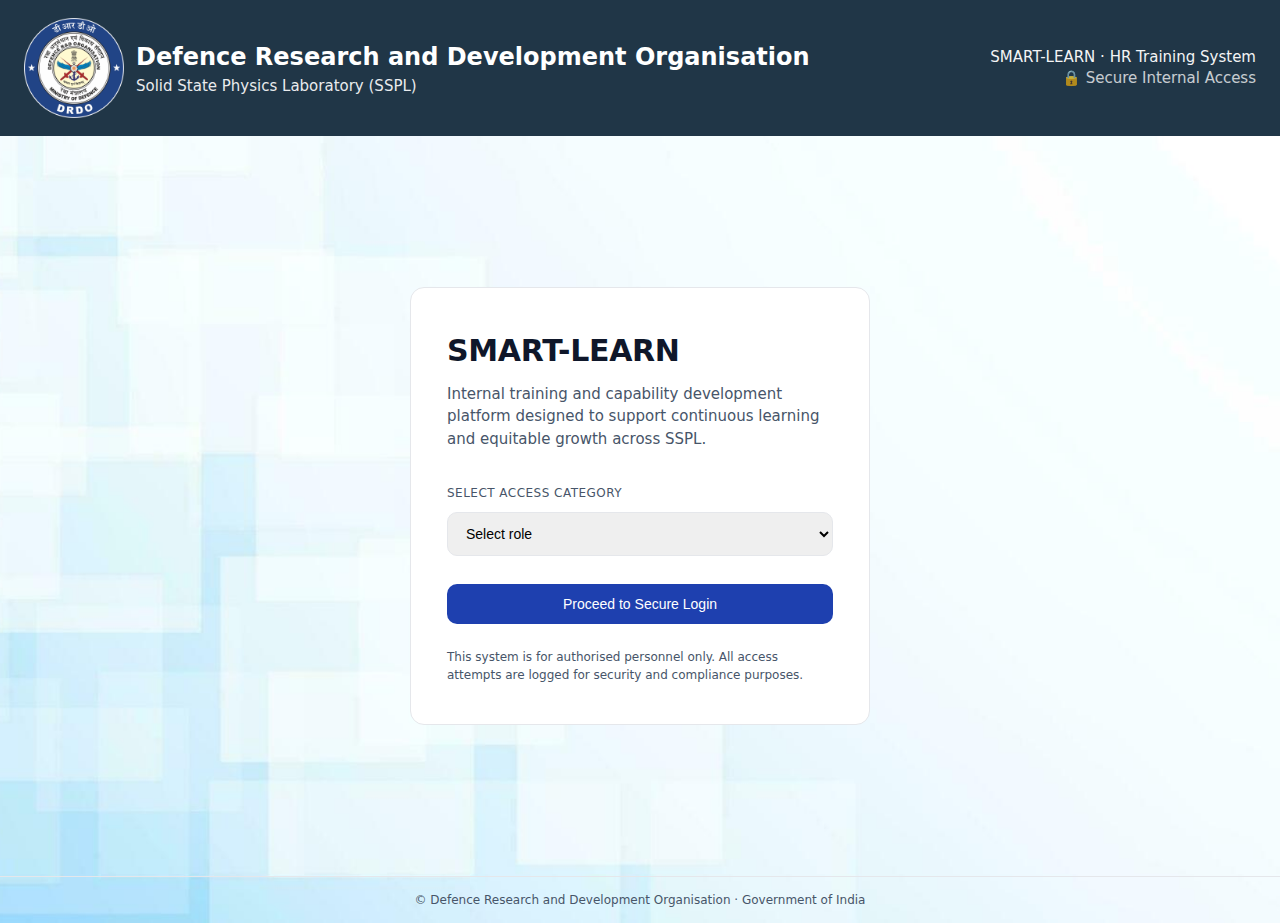
<file: index.html>
<!DOCTYPE html>
<html lang="en">
<head>
  <meta charset="UTF-8" />
  <title>SMART-LEARN | DRDO SSPL</title>
  <link rel="stylesheet" href="style.css" />
</head>

<body
   style="
    background:
      url('assets/bg.jpg');
    background-size: cover;
    background-position: center;
    background-repeat: no-repeat;
  ">

  <!-- HEADER -->
  <header 
  class="main-header"
  style="
    padding: 18px 24px;
    display: flex;
    justify-content: space-between;
    align-items: center;
  "
>
  <div 
    class="header-left"
    style="
      display: flex;
      align-items: center;
      gap: 12px;
    "
  >

    <img
      src="assets/logo drdo.png"
      alt="DRDO Logo"
      style="
        height: 100px;
        width: auto;
        object-fit: contain;
      "
    />

    <div style="display: flex; flex-direction: column;">
      <div 
        class="org-name"
        style="font-size: 24px; font-weight: 600;"
      >
        Defence Research and Development Organisation
      </div>
      <div 
        class="org-sub"
        style="font-size: 15px; opacity: 0.9;"
      >
        Solid State Physics Laboratory (SSPL)
      </div>
    </div>
    
  </div>
  <div 
  style="
    display: flex;
    flex-direction: column;
    align-items: flex-end;
    font-size: 15px;
    line-height: 1.4;
  "
>
  <div style="opacity: 0.95;">
    SMART-LEARN · HR Training System
  </div>
  <div style="opacity: 0.75;">
    🔒 Secure Internal Access
  </div>
</div>

</header>



  <!-- MAIN CONTENT -->
  <main class="page-center">
    <section class="entry-panel">

      <h1 class="product-title">SMART-LEARN</h1>
      <p class="product-subtitle">
        Internal training and capability development platform designed to
        support continuous learning and equitable growth across SSPL.
      </p>

      <div class="form-block">
  <label class="field-label">Select access category</label>
  <select id="roleSelect" class="field-input">
    <option value="" selected disabled>Select role</option>
    <option value="employee">Employee</option>
    <option value="hr">HR Officer</option>
  </select>
</div>


      <button
      type="button"
      class="primary-btn"
      onclick="proceedLogin()"
      >
      Proceed to Secure Login
    </button>


      <p class="security-note">
        This system is for authorised personnel only. All access attempts
        are logged for security and compliance purposes.
      </p>

    </section>
  </main>

  <!-- FOOTER -->
  <footer class="main-footer">
    © Defence Research and Development Organisation · Government of India
  </footer>

  <!-- MINIMAL JS -->
  <script>
  function proceedLogin() {
    const role = document.getElementById("roleSelect").value;

    if (!role) {
      alert("Please select a role to continue.");
      return;
    }

    if (role === "hr") {
      window.location.href = "hr.html";
    } else if (role === "employee") {
      window.location.href = "employee.html";
    }
  }
</script>


</body>
</html>
</file>
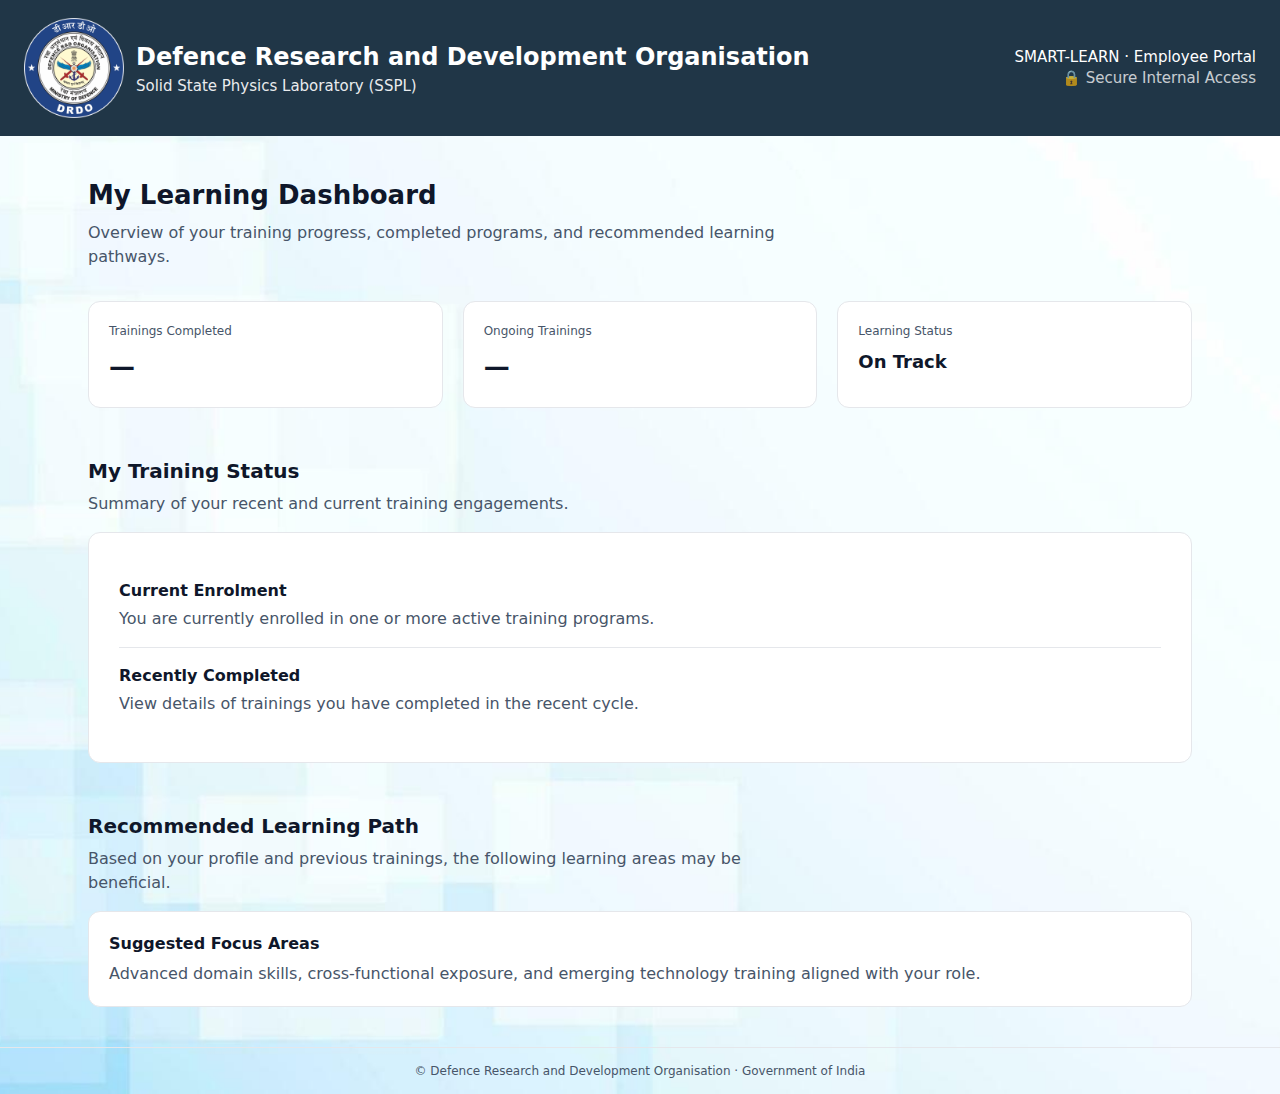
<file: employee.html>
<!DOCTYPE html>
<html lang="en">
<head>
  <meta charset="UTF-8" />
  <title>Employee Dashboard | SMART-LEARN</title>
  <link rel="stylesheet" href="style.css" />
</head>

<body
  style="
    background:
      url('assets/bg.jpg');
    background-size: cover;
    background-position: center;
    background-repeat: no-repeat;
  "
>

  <!-- HEADER (SAME AS HR) -->
  <header 
    class="main-header"
    style="
      padding: 18px 24px;
      display: flex;
      justify-content: space-between;
      align-items: center;
    "
  >
    <div style="display:flex; align-items:center; gap:12px;">
      <img
        src="assets/logo drdo.png"
        alt="DRDO Logo"
        style="height:100px; width:auto;"
      />
      <div>
        <div style="font-size:24px; font-weight:600;">
          Defence Research and Development Organisation
        </div>
        <div style="font-size:15px; opacity:0.9;">
          Solid State Physics Laboratory (SSPL)
        </div>
      </div>
    </div>

    <div style="text-align:right; font-size:15px; line-height:1.4;">
      <div>SMART-LEARN · Employee Portal</div>
      <div style="opacity:0.75;">🔒 Secure Internal Access</div>
    </div>
  </header>

  <!-- MAIN CONTENT -->
  <main style="padding:40px 48px; max-width:1200px; margin:auto;">

    <!-- PAGE HEADER -->
    <section>
      <h1 style="font-size:26px; font-weight:600;">
        My Learning Dashboard
      </h1>
      <p style="max-width:720px; color:#475569; margin-top:6px;">
        Overview of your training progress, completed programs, and
        recommended learning pathways.
      </p>
    </section>

    <!-- PERSONAL OVERVIEW -->
    <section
      style="
        margin-top:32px;
        display:grid;
        grid-template-columns:repeat(auto-fit, minmax(240px, 1fr));
        gap:20px;
      "
    >
      <div style="background:#fff; border:1px solid #e5e7eb; border-radius:12px; padding:20px;">
        <div style="font-size:12px; color:#475569;">Trainings Completed</div>
        <div style="font-size:26px; font-weight:600; margin-top:8px;">—</div>
      </div>

      <div style="background:#fff; border:1px solid #e5e7eb; border-radius:12px; padding:20px;">
        <div style="font-size:12px; color:#475569;">Ongoing Trainings</div>
        <div style="font-size:26px; font-weight:600; margin-top:8px;">—</div>
      </div>

      <div style="background:#fff; border:1px solid #e5e7eb; border-radius:12px; padding:20px;">
        <div style="font-size:12px; color:#475569;">Learning Status</div>
        <div style="font-size:18px; font-weight:600; margin-top:8px;">
          On Track
        </div>
      </div>
    </section>

    <!-- MY TRAININGS -->
    <section style="margin-top:48px;">
      <h2 style="font-size:20px; font-weight:600;">
        My Training Status
      </h2>
      <p style="color:#475569; max-width:720px; margin-top:6px;">
        Summary of your recent and current training engagements.
      </p>

      <div
        style="
          margin-top:16px;
          background:#fff;
          border:1px solid #e5e7eb;
          border-radius:12px;
          padding:30px;
        "
      >
        <div style="padding:16px 0; border-bottom:1px solid #e5e7eb;">
          <strong>Current Enrolment</strong>
          <p style="color:#475569; margin-top:4px;">
            You are currently enrolled in one or more active training programs.
          </p>
        </div>

        <div style="padding:16px 0;">
          <strong>Recently Completed</strong>
          <p style="color:#475569; margin-top:4px;">
            View details of trainings you have completed in the recent cycle.
          </p>
        </div>
      </div>
    </section>

    <!-- RECOMMENDED NEXT STEPS -->
    <section style="margin-top:48px;">
      <h2 style="font-size:20px; font-weight:600;">
        Recommended Learning Path
      </h2>
      <p style="color:#475569; max-width:720px; margin-top:6px;">
        Based on your profile and previous trainings, the following
        learning areas may be beneficial.
      </p>

      <div
        style="
          margin-top:16px;
          background:#fff;
          border:1px solid #e5e7eb;
          border-radius:12px;
          padding:20px;
        "
      >
        <strong>Suggested Focus Areas</strong>
        <p style="color:#475569; margin-top:6px;">
          Advanced domain skills, cross-functional exposure, and
          emerging technology training aligned with your role.
        </p>
      </div>
    </section>

  </main>

  <!-- FOOTER -->
  <footer class="main-footer">
    © Defence Research and Development Organisation · Government of India
  </footer>

</body>
</html>
</file>
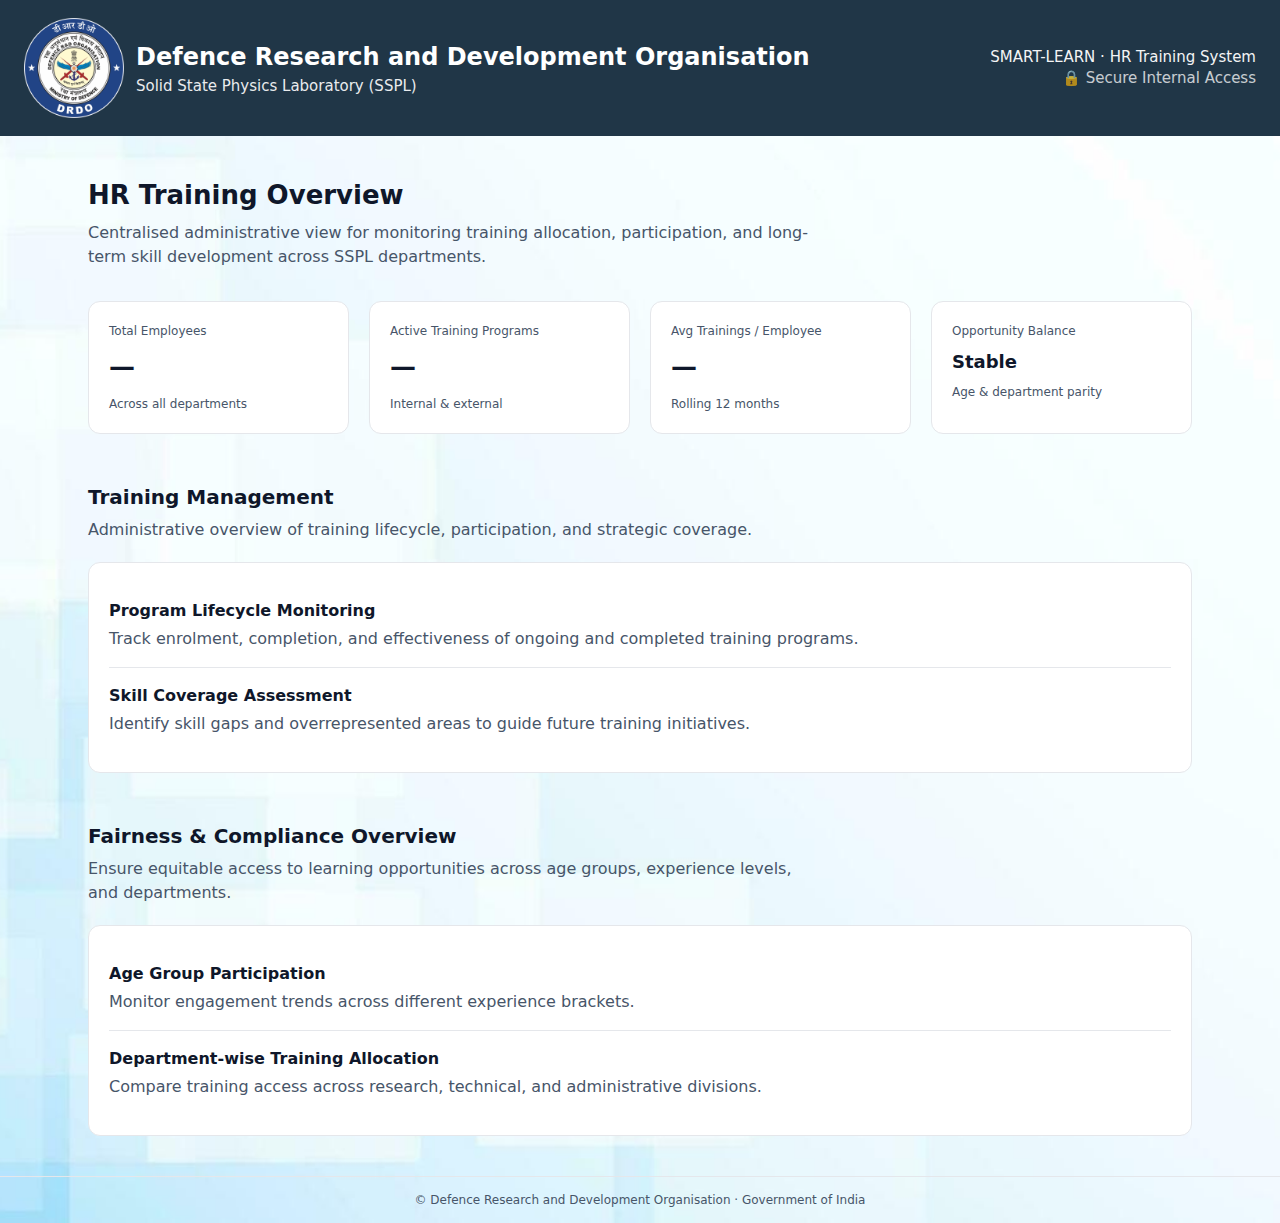
<file: hr.html>
<!DOCTYPE html>
<html lang="en">
<head>
  <meta charset="UTF-8" />
  <title>HR Dashboard | SMART-LEARN</title>
  <link rel="stylesheet" href="style.css" />
</head>

<body
   style="
    background:
      url('assets/bg.jpg');
    background-size: cover;
    background-position: center;
    background-repeat: no-repeat;
  ">

  <!-- HEADER -->
  <header 
  class="main-header"
  style="
    padding: 18px 24px;
    display: flex;
    justify-content: space-between;
    align-items: center;
  "
>
  <div 
    class="header-left"
    style="
      display: flex;
      align-items: center;
      gap: 12px;
    "
  >

    <img
      src="assets/logo drdo.png"
      alt="DRDO Logo"
      style="
        height: 100px;
        width: auto;
        object-fit: contain;
      "
    />

    <div style="display: flex; flex-direction: column;">
      <div 
        class="org-name"
        style="font-size: 24px; font-weight: 600;"
      >
        Defence Research and Development Organisation
      </div>
      <div 
        class="org-sub"
        style="font-size: 15px; opacity: 0.9;"
      >
        Solid State Physics Laboratory (SSPL)
      </div>
    </div>
    
  </div>
  <div 
  style="
    display: flex;
    flex-direction: column;
    align-items: flex-end;
    font-size: 15px;
    line-height: 1.4;
  "
>
  <div style="opacity: 0.95;">
    SMART-LEARN · HR Training System
  </div>
  <div style="opacity: 0.75;">
    🔒 Secure Internal Access
  </div>
</div>

</header>

    <!-- MAIN CONTENT -->
    <main style="padding:40px 48px; max-width:1200px; margin:auto;">

      <!-- PAGE HEADER -->
      <section>
        <h1 style="font-size:26px; font-weight:600;">
          HR Training Overview
        </h1>
        <p style="max-width:720px; color:#475569; margin-top:6px;">
          Centralised administrative view for monitoring training
          allocation, participation, and long-term skill development
          across SSPL departments.
        </p>
      </section>

      <!-- OVERVIEW CARDS -->
      <section
        style="
          margin-top:32px;
          display:grid;
          grid-template-columns:repeat(auto-fit, minmax(220px, 1fr));
          gap:20px;
        "
      >

        <div style="background:#fff; border:1px solid #e5e7eb; border-radius:12px; padding:20px;">
          <div style="font-size:12px; color:#475569;">Total Employees</div>
          <div style="font-size:26px; font-weight:600; margin:8px 0;">—</div>
          <div style="font-size:12px; color:#475569;">Across all departments</div>
        </div>

        <div style="background:#fff; border:1px solid #e5e7eb; border-radius:12px; padding:20px;">
          <div style="font-size:12px; color:#475569;">Active Training Programs</div>
          <div style="font-size:26px; font-weight:600; margin:8px 0;">—</div>
          <div style="font-size:12px; color:#475569;">Internal & external</div>
        </div>

        <div style="background:#fff; border:1px solid #e5e7eb; border-radius:12px; padding:20px;">
          <div style="font-size:12px; color:#475569;">Avg Trainings / Employee</div>
          <div style="font-size:26px; font-weight:600; margin:8px 0;">—</div>
          <div style="font-size:12px; color:#475569;">Rolling 12 months</div>
        </div>

        <div style="background:#fff; border:1px solid #e5e7eb; border-radius:12px; padding:20px;">
          <div style="font-size:12px; color:#475569;">Opportunity Balance</div>
          <div style="font-size:18px; font-weight:600; margin:8px 0;">
            Stable
          </div>
          <div style="font-size:12px; color:#475569;">
            Age & department parity
          </div>
        </div>

      </section>

      <!-- TRAINING MANAGEMENT -->
      <section style="margin-top:48px;">
        <h2 style="font-size:20px; font-weight:600;">
          Training Management
        </h2>
        <p style="color:#475569; max-width:720px; margin-top:6px;">
          Administrative overview of training lifecycle, participation,
          and strategic coverage.
        </p>

        <div
          style="
            margin-top:20px;
            background:#fff;
            border:1px solid #e5e7eb;
            border-radius:12px;
            padding:20px;
          "
        >
          <div style="padding:16px 0; border-bottom:1px solid #e5e7eb;">
            <strong>Program Lifecycle Monitoring</strong>
            <p style="color:#475569; margin-top:4px;">
              Track enrolment, completion, and effectiveness of
              ongoing and completed training programs.
            </p>
          </div>

          <div style="padding:16px 0;">
            <strong>Skill Coverage Assessment</strong>
            <p style="color:#475569; margin-top:4px;">
              Identify skill gaps and overrepresented areas to
              guide future training initiatives.
            </p>
          </div>
        </div>
      </section>

      <!-- FAIRNESS & COMPLIANCE -->
      <section style="margin-top:48px;">
        <h2 style="font-size:20px; font-weight:600;">
          Fairness & Compliance Overview
        </h2>
        <p style="color:#475569; max-width:720px; margin-top:6px;">
          Ensure equitable access to learning opportunities across
          age groups, experience levels, and departments.
        </p>

        <div
          style="
            margin-top:20px;
            background:#fff;
            border:1px solid #e5e7eb;
            border-radius:12px;
            padding:20px;
          "
        >
          <div style="padding:16px 0; border-bottom:1px solid #e5e7eb;">
            <strong>Age Group Participation</strong>
            <p style="color:#475569; margin-top:4px;">
              Monitor engagement trends across different
              experience brackets.
            </p>
          </div>

          <div style="padding:16px 0;">
            <strong>Department-wise Training Allocation</strong>
            <p style="color:#475569; margin-top:4px;">
              Compare training access across research,
              technical, and administrative divisions.
            </p>
          </div>
        </div>
      </section>

    </main>
  </div>

  <!-- FOOTER -->
  <footer class="main-footer">
    © Defence Research and Development Organisation · Government of India
  </footer>

</body>
</html>
</file>
<file: style.css>
/* =====================================================
   DESIGN TOKENS (OFFICIAL, CALM, TRUST-ORIENTED)
===================================================== */

:root {
  --bg-main: #f9fafb;
  --bg-surface: #ffffff;

  --text-primary: #0f172a;
  --text-secondary: #475569;

  --border-light: #e5e7eb;

  --gov-blue: #203647;
  --accent-blue: #1e40af;

  --radius-sm: 6px;
  --radius-md: 10px;
  --radius-lg: 14px;
}

/* =====================================================
   RESET & BASE
===================================================== */

* {
  margin: 0;
  padding: 0;
  box-sizing: border-box;
}

body {
  background: var(--bg-main);
  color: var(--text-primary);
  font-family: "Inter", "Segoe UI", system-ui, sans-serif;
  line-height: 1.5;
}

/* =====================================================
   TOP GOVERNMENT BAR
===================================================== */

.gov-bar {
  background: #111827;
  color: #e5e7eb;
  font-size: 12px;
  padding: 6px 24px;
}

/* =====================================================
   HEADER
===================================================== */

.main-header {
  background: var(--gov-blue);
  color: white;
  padding: 18px 24px;
}

.org-name {
  font-size: 15px;
  font-weight: 600;
}

.org-sub {
  font-size: 13px;
  opacity: 0.9;
}

/* =====================================================
   MAIN LAYOUT
===================================================== */

.page-center {
  min-height: calc(100vh - 160px);
  display: flex;
  align-items: center;
  justify-content: center;
  padding: 40px 16px;
}

/* =====================================================
   ENTRY PANEL
===================================================== */

.entry-panel {
  background: var(--bg-surface);
  border: 1px solid var(--border-light);
  border-radius: var(--radius-lg);
  width: 460px;
  padding: 40px 36px;
}

/* =====================================================
   TYPOGRAPHY
===================================================== */

.product-title {
  font-size: 30px;
  font-weight: 600;
  letter-spacing: -0.3px;
}

.product-subtitle {
  margin-top: 10px;
  font-size: 15px;
  color: var(--text-secondary);
}

/* =====================================================
   FORM ELEMENTS
===================================================== */

.form-block {
  margin-top: 30px;
}

.field-label {
  font-size: 12px;
  color: var(--text-secondary);
  text-transform: uppercase;
  letter-spacing: 0.04em;
}

.field-input {
  width: 100%;
  margin-top: 8px;
  padding: 12px 14px;
  font-size: 14px;
  border-radius: var(--radius-md);
  border: 1px solid var(--border-light);
}

.field-input:focus {
  outline: none;
  border-color: var(--accent-blue);
}

/* =====================================================
   BUTTON
===================================================== */

.primary-btn {
  width: 100%;
  margin-top: 28px;
  padding: 12px;
  font-size: 14px;
  font-weight: 500;
  background: var(--accent-blue);
  color: white;
  border: none;
  border-radius: var(--radius-md);
  cursor: pointer;
}

.primary-btn:hover {
  opacity: 0.95;
}

/* =====================================================
   SECURITY NOTE
===================================================== */

.security-note {
  margin-top: 24px;
  font-size: 12px;
  color: var(--text-secondary);
}

/* =====================================================
   FOOTER
===================================================== */

.main-footer {
  border-top: 1px solid var(--border-light);
  text-align: center;
  padding: 14px;
  font-size: 12px;
  color: var(--text-secondary);
}
</file>
